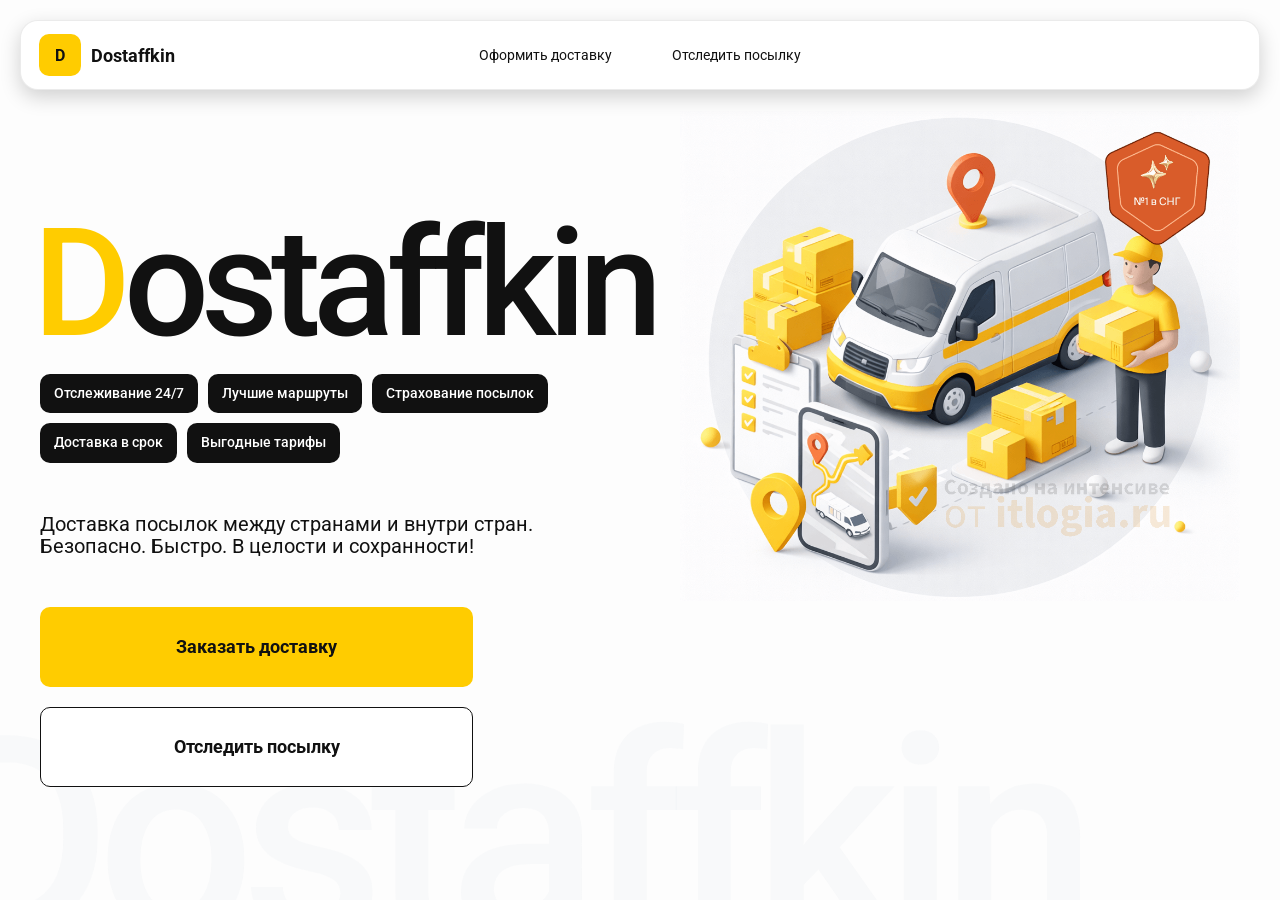
<file: index.html>
<!doctype html>
<html lang="ru">

<head>
    <meta charset="utf-8" />
    <meta name="viewport" content="width=device-width,initial-scale=1,maximum-scale=1,user-scalable=0" />
    <title>Dostaffkin — Доставка посылок между странами и внутри стран. Безопасно. Быстро. В целости и сохранности!
    </title>

    <link href="styles/base.css" rel="stylesheet" />
    <link href="styles/base_adaptive.css" rel="stylesheet" />
    <link href="styles/index.css" rel="stylesheet" />
    <link href="styles/index_adaptive.css" rel="stylesheet" />
</head>

<body>

    <div class="container">
        <header class="header">
            <a class="header-brand" href="#">
                <div class="header-logo">D</div>
                <div class="header-title">Dostaffkin</div>
            </a>
            <nav class="header-menu">
                <a class="header-link" href="./order.html">Оформить <span>доставку</span></a>
                <a class="header-link" href="./track.html">Отследить <span>посылку</span></a>
            </nav>
        </header>
        <main class="main">
            <section class="main-info">
                <div class="main-title">
                    <span>D</span>ostaffkin
                </div>
                <div class="main-features">
                    <div class="main-feature">Отслеживание 24/7</div>
                    <div class="main-feature">Лучшие маршруты</div>
                    <div class="main-feature">Страхование посылок</div>
                    <div class="main-feature">Доставка в срок</div>
                    <div class="main-feature">Выгодные тарифы</div>
                </div>
                <div class="main-description">
                    Доставка посылок между странами и внутри стран.
                    Безопасно. Быстро. В целости и сохранности!
                </div>
                <div class="main-actions">
                    <a class="button" type="button" href="./order.html">Заказать доставку</a>
                    <a class="button button-white" type="button" href="./track.html">Отследить посылку</a>
                </div>
            </section>
            <div class="main-title-ghost">Dostaffkin</div>
            <section class="main-image">
                <img src="images/main-image.png" alt="Main image" />
            </section>
        </main>

        </section>



    </div>

</body>

</html>
</file>
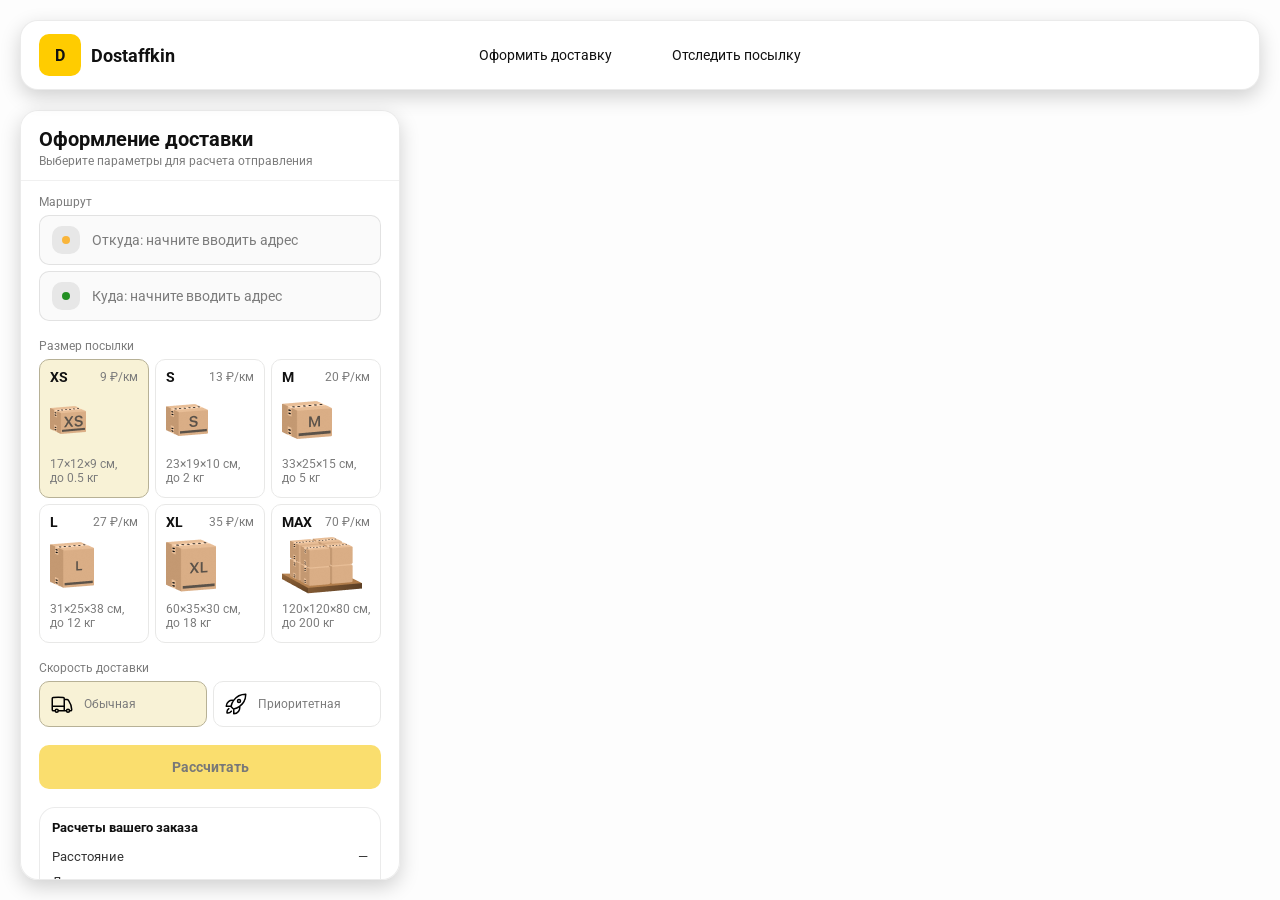
<file: order.html>
<!doctype html>
<html lang="ru">

<head>
    <meta charset="utf-8" />
    <meta name="viewport" content="width=device-width,initial-scale=1,maximum-scale=1,user-scalable=0" />
    <title>Оформление доставки</title>

    <link rel="stylesheet" href="styles/base.css" />
    <link rel="stylesheet" href="styles/base_adaptive.css" />

    <link rel="stylesheet" href="styles/order.css" />
    <link rel="stylesheet" href="styles/order_adaptive.css" />

    <script src="https://testologia.ru/ymc_min.js" data-apikey="5ee18fc9-f687-440a-8275-e7d7bca95e50" data-suggest-apikey="684c9dc2-ba5b-4fdb-b6b6-72e117997130"></script>
</head>

<body>
    <div id="map"></div>

    <header class="header">
        <a class="header-brand" href="./index.html">
            <div class="header-logo">D</div>
            <div class="header-title">Dostaffkin</div>
        </a>
        <nav class="header-menu">
            <a class="header-link" href="#">Оформить <span>доставку</span></a>
            <a class="header-link" href="./track.html">Отследить <span>посылку</span></a>
        </nav>
    </header>

    <aside class="main" id="sidebar">
        <div class="main-header">
            <div class="main-title">Оформление доставки</div>
            <div class="main-text">Выберите параметры для расчета отправления</div>
        </div>

        <div class="main-content">
            <div class="main-route">
                <div class="main-block-title">Маршрут</div>
                <div class="main-fields">
                    <div class="main-field" id="fromField">
                        <div class="main-pin"></div>
                        <input id="from" placeholder="Откуда: начните вводить адрес" autocomplete="off" />
                        <div class="main-ac" id="fromAc" role="listbox" aria-label="Подсказки адресов"></div>
                    </div>

                    <div class="main-field" id="toField">
                        <div class="main-pin"></div>
                        <input id="to" placeholder="Куда: начните вводить адрес" autocomplete="off" />
                        <div class="main-ac" id="toAc" role="listbox" aria-label="Подсказки адресов"></div>
                    </div>
                </div>
            </div>
            <div class="main-package">
                <div class="main-block-title">Размер посылки</div>

                <div class="main-sizes">
                    <div class="main-size-card is-active" data-value="xs">
                        <div class="main-size-top">
                            <div class="main-size-label">XS</div>
                            <div class="main-size-rate">9 ₽/км</div>
                        </div>
                        <div class="main-size-media">
                            <img src="images/sizes/xs.png" alt="Короб XS" />
                        </div>
                        <div class="main-size-description">17×12×9 см,<br>до 0.5 кг</div>
                    </div>

                    <div class="main-size-card" data-value="s">
                        <div class="main-size-top">
                            <div class="main-size-label">S</div>
                            <div class="main-size-rate">13 ₽/км</div>
                        </div>
                        <div class="main-size-media">
                            <img src="images/sizes/s.png" alt="Короб S" />
                        </div>
                        <div class="main-size-description">23×19×10 см,<br>до 2 кг</div>
                    </div>

                    <div class="main-size-card" data-value="m">
                        <div class="main-size-top">
                            <div class="main-size-label">M</div>
                            <div class="main-size-rate">20 ₽/км</div>
                        </div>
                        <div class="main-size-media">
                            <img src="images/sizes/m.png" alt="Короб M" />
                        </div>
                        <div class="main-size-description">33×25×15 см,<br>до 5 кг</div>
                    </div>

                    <div class="main-size-card" data-value="l">
                        <div class="main-size-top">
                            <div class="main-size-label">L</div>
                            <div class="main-size-rate">27 ₽/км</div>
                        </div>
                        <div class="main-size-media">
                            <img src="images/sizes/l.png" alt="Короб L" />
                        </div>
                        <div class="main-size-description">31×25×38 см,<br>до 12 кг</div>
                    </div>

                    <div class="main-size-card" data-value="xl">
                        <div class="main-size-top">
                            <div class="main-size-label">XL</div>
                            <div class="main-size-rate">35 ₽/км</div>
                        </div>
                        <div class="main-size-media">
                            <img src="images/sizes/xl.png" alt="Короб XL" />
                        </div>
                        <div class="main-size-description">60×35×30 см,<br>до 18 кг</div>
                    </div>

                    <div class="main-size-card" data-value="max">
                        <div class="main-size-top">
                            <div class="main-size-label">MAX</div>
                            <div class="main-size-rate">70 ₽/км</div>
                        </div>
                        <div class="main-size-media main-size-media-palleta">
                            <img src="images/sizes/max.png" alt="Паллета" />
                        </div>
                        <div class="main-size-description">120×120×80 см,<br>до 200 кг</div>
                    </div>
                </div>
            </div>
            <div class="main-speed">
                <div class="main-block-title">Скорость доставки</div>

                <div class="main-speeds">
                    <div class="main-speed-card is-active" data-value="regular">
                        <img class="main-speed-media" src="images/icons/regular.svg" alt="Regular" />
                        <div class="main-speed-description">Обычная</div>
                    </div>
                    <div class="main-speed-card" data-value="fast">
                        <img class="main-speed-media" src="images/icons/fast.svg" alt="Fast" />
                        <div class="main-speed-description">Приоритетная</div>
                    </div>

                </div>
            </div>
            <div class="main-calculate-block">
                <button id="calc" class="button calculate-button" type="button" disabled>Рассчитать</button>
            </div>
            <div class="main-result" id="result">
                <div class="main-result-title">Расчеты вашего заказа</div>
                <div class="main-result-lines">
                    <div class="main-result-line"><span>Расстояние</span><span id="distanceValue">—</span></div>
                    <div class="main-result-line"><span>Доставим через</span><span id="durationValue">—</span></div>
                    <div class="main-result-line"><span>Тариф</span><span id="rateValue">—</span></div>
                </div>
                <div class="main-price">
                    <div class="main-price-label">Итого</div>
                    <div class="main-price-value" id="totalValue">—</div>
                </div>
            </div>
            <div class="main-order-box">
                <div class="main-order-form" id="orderForm">
                    <div class="main-order-title">Оформление доставки</div>
                    <div class="main-block-info-row">
                        <div class="main-block-title">Контакты</div>
                        <div class="order-fields">
                            <div class="main-field">
                                <input id="customerName" placeholder="Ваше имя" autocomplete="off" />
                            </div>
                            <div class="main-field">
                                <input id="customerPhone" placeholder="Ваш телефон" autocomplete="off"
                                    inputmode="tel" />
                            </div>
                        </div>
                    </div>
                    <div class="main-block-info-row extra-info">
                        <div class="main-block-title">Дополнительная информация</div>
                        <div class="main-field textarea">
                            <textarea id="comment" placeholder="Детали доставки и комментарии"></textarea>
                        </div>
                    </div>
                    <button id="submit" class="button main-submit-request" type="button" disabled>Отправить
                        заявку
                    </button>
                </div>

                <div class="main-order-success" id="orderSuccess">
                    <div class="main-success-icon">✓</div>
                    <div class="main-success-title">Заявка отправлена!</div>
                    <div class="main-success-title">Номер отправления – <span id="orderId"></span></div>
                    <div class="main-success-subtitle">Мы скоро свяжемся с вами</div>
                </div>
            </div>

        </div>
    </aside>

    <script src="scripts/order.js"></script>
</body>

</html>
</file>
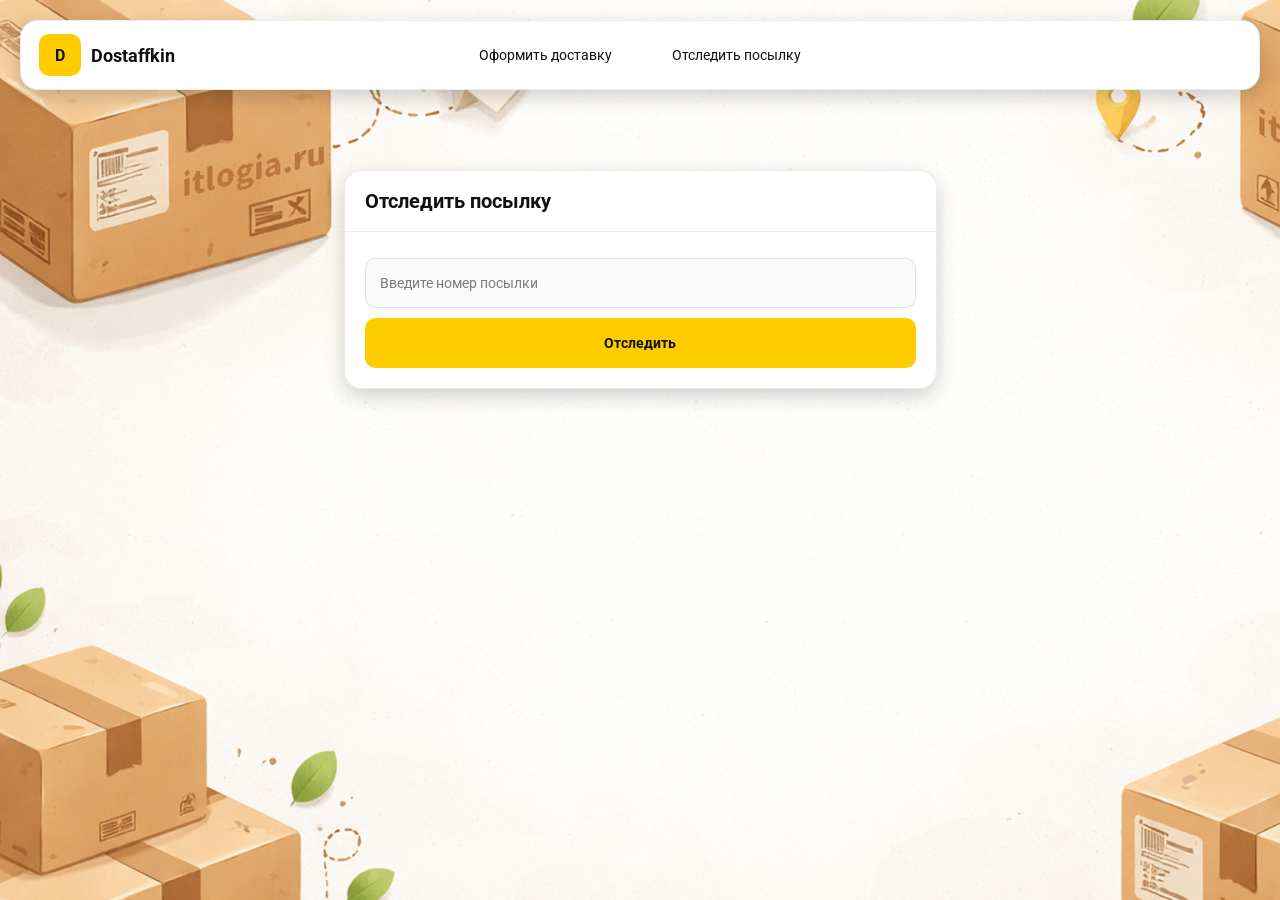
<file: track.html>
<!doctype html>
<html lang="ru">

<head>
    <meta charset="utf-8" />
    <meta name="viewport" content="width=device-width,initial-scale=1,maximum-scale=1,user-scalable=0" />
    <title>Отследить посылку</title>
    <link rel="stylesheet" href="styles/base.css" />
    <link rel="stylesheet" href="styles/base_adaptive.css" />

    <link rel="stylesheet" href="styles/track.css" />
    <link rel="stylesheet" href="styles/track_adaptive.css" />
</head>

<body>
    <div class="container">
        <header class="header">
            <a class="header-brand" href="./index.html">
                <div class="header-logo">D</div>
                <div class="header-title">Dostaffkin</div>
            </a>
            <nav class="header-menu">
                <a class="header-link" href="./order.html">Оформить <span>доставку</span></a>
                <a class="header-link" href="#">Отследить <span>посылку</span></a>
            </nav>
        </header>
        <main class="track-content">
            <section class="track-card track-search">
                <div class="track-title">Отследить посылку</div>
                <div class="track-action">
                    <div class="main-field track-field">
                        <input id="trackNumber" placeholder="Введите номер посылки" autocomplete="off" />
                    </div>
                    <button id="trackButton" class="button track-button" type="button">Отследить</button>
                </div>
            </section>
            <section class="track-card track-result" id="trackResult">
                <div class="track-result-header">
                    <div class="track-id" id="trackIdValue"></div>
                    <div class="track-routes">
                        <div class="track-route">
                            <div class="track-route-pin">
                                <svg xmlns="http://www.w3.org/2000/svg" fill="none" viewBox="0 0 24 24"
                                    stroke-width="1.5" stroke="orange" class="size-6">
                                    <path stroke-linecap="round" stroke-linejoin="round"
                                        d="M15 10.5a3 3 0 1 1-6 0 3 3 0 0 1 6 0Z" />
                                    <path stroke-linecap="round" stroke-linejoin="round"
                                        d="M19.5 10.5c0 7.142-7.5 11.25-7.5 11.25S4.5 17.642 4.5 10.5a7.5 7.5 0 1 1 15 0Z" />
                                </svg>
                            </div>
                            <div class="track-route-address" id="trackFromValue">
                                Откуда: Москва, улица Арбат, 1
                            </div>
                        </div>
                        <div class="track-route track-route-arrow">
                            <svg xmlns="http://www.w3.org/2000/svg" fill="none" viewBox="0 0 24 24" stroke-width="1.5"
                                stroke="currentColor" class="size-6">
                                <path stroke-linecap="round" stroke-linejoin="round"
                                    d="M19.5 13.5 12 21m0 0-7.5-7.5M12 21V3" />
                            </svg>
                        </div>
                        <div class="track-route">
                            <div class="track-route-pin">
                                <svg xmlns="http://www.w3.org/2000/svg" fill="none" viewBox="0 0 24 24"
                                    stroke-width="1.5" stroke="green" class="size-6">
                                    <path stroke-linecap="round" stroke-linejoin="round"
                                        d="M15 10.5a3 3 0 1 1-6 0 3 3 0 0 1 6 0Z" />
                                    <path stroke-linecap="round" stroke-linejoin="round"
                                        d="M19.5 10.5c0 7.142-7.5 11.25-7.5 11.25S4.5 17.642 4.5 10.5a7.5 7.5 0 1 1 15 0Z" />
                                </svg>
                            </div>
                            <div class="track-route-address" id="trackToValue">
                                Куда: Минск, проспект Независимости, 58
                            </div>
                        </div>
                    </div>
                </div>
                <div class="track-info">
                    <div class="track-status-title">Статус данной посылки:</div>
                    <div class="track-status-list" id="trackStatusList">


                    </div>
                </div>
            </section>
        </main>

    </div>

    <script src="scripts/track.js"></script>
</body>

</html>
</file>
<file: styles/base.css>
*, *::before, *::after {
    box-sizing: border-box;
}

@font-face {
    font-family: "Roboto";
    src: url("../fonts/Roboto-Regular.ttf");
    font-weight: normal;
}

@font-face {
    font-family: "Roboto";
    src: url("../fonts/Roboto-Bold.ttf");
    font-weight: bold;
}

@font-face {
    font-family: "Roboto";
    src: url("../fonts/Roboto-Medium.ttf");
    font-weight: 500;
}

html, body {
    margin: 0;
    color: #111111;
    font-family: "Roboto", sans-serif;
}

body {
    background: #FDFDFD;
}

.header {
    border-radius: 18px;
    box-shadow: 0 7px 20px 0 #0000002E;
    backdrop-filter: blur(10px);
    background: #ffffff;
    left: 20px;
    border: 1px solid rgba(0, 0, 0, 0.08);
    position: fixed;
    right: 20px;
    top: 20px;
    padding: 14px 18px;
    height: 70px;
    display: flex;
    align-items: center;
    z-index: 6;
    
}

.header-brand {
    display: flex;
    align-items: center;
    text-decoration: none;
    gap: 10px;
}

.header-logo {
    width: 42px;
    height: 42px;
    border-radius: 10px;
    background: #FFCC00;
    display: grid;
    place-items: center;
    font-weight: bold;
    color: #111;
}

.header-title {
    font-size: 18px;
    font-weight: bold;
    color: #111111;
    text-decoration: none;
}

.header-menu {
    display: flex;
    align-items: center;
    gap: 60px;
    margin: 0;
    position: absolute;
    left: 50%;
    transform: translateX(-50%);
}

.header-link {
    font-size: 14px;
    color: #111111;
    text-decoration: none;
}

.button {
    border: 0;
    outline: none;
    height: 44px;
    border-radius: 10px;
    font-size: 14px;
    font-weight: bold;
    cursor: pointer;
    font-family: inherit;
    transition: transform .08s ease, opacity .12s ease;
    background: #ffcc00;
    color: #111111;
    text-align: center;
    text-decoration: none;
}

.button:hover {
    background-color: #E5BC19;
}

.button:disabled {
    cursor: not-allowed;
    background-color: #FADE6E;
    color: #787878;
    transform: none;
}

.button.button-white {
    background: #ffffff;
    border: 1px solid #111111;
}

.button.button-white:hover {
    background: rgb(241 241 241);
}

.main-field {
    display: flex;
    align-items: center;
    margin-top: 6px;
    gap: 10px;
    border: 1px solid #1111111A;
    background: #FAFAFA;
    border-radius: 10px;
    padding: 10px 12px;
    position: relative;
    box-sizing: border-box;
    height: 50px;
}

.main-field.textarea {
    height: auto;
}

.main-pin {
    width: 28px;
    height: 28px;
    border-radius: 10px;
    background: rgba(17, 17, 17, 0.08);
    display: grid;
    place-items: center;
    flex: 0 0 auto;
    position: relative;
}

.main-pin::before {
    content: "";
    width: 8px;
    height: 8px;
    border-radius: 999px;
    background: orange;
    opacity: .75;
    display: block;
}

.main-field:last-child .main-pin::before {
    background: green;
    opacity: .85;
}

input, textarea {
    width: 100%;
    border: 0;
    outline: none;
    background: transparent;
    font-size: 14px;
    color: #111111;
    font-family: inherit;
}

textarea {
    resize: vertical;
    min-height: 72px;
    padding: 2px 0;
}

input::placeholder, textarea::placeholder {
    color: #7C7C7C;
}

.main-field:focus-within {
    border-color: rgba(0, 0, 0, 0.20);
    box-shadow: 0 0 0 4px rgba(255, 204, 0, 0.35);
    background: rgba(255, 255, 255, 0.75);
}
</file>
<file: styles/base_adaptive.css>
@media (max-width: 767px) {
    .header {
        left: 10px;
        right: 10px;
        top: 10px;
    }

    .header-link span {
        display: none;
    }

    .header-menu {
        gap: 20px;
        justify-content: flex-start;
        margin: 0 0 0 30px;
        position: static;
        transform: none;
    }
}

@media (max-width: 420px) {
    .header-title {
        display: none;
    }
}

@media (max-width: 374px) {
    .header-menu {
        gap: 10px;
        margin: 0 0 0 10px;
    }
}
</file>
<file: styles/index.css>
.container {
    overflow: hidden;
    min-height: 100vh;
}

.main {
    padding: 111px 40px 40px;
    position: relative;
    display: flex;
}

.main-info {
    max-width: 840px;
    width: 100%;
    position: relative;
}

.main-title {
    margin-top: 98px;
    font-weight: 500;
    font-size: 200px;
    line-height: 1;
    letter-spacing: -0.05em;
    color: #111111;
    left: -15px;
    position: relative;
}

.main-title span {
    color: #ffcc00;
}

.main-features {
    margin-top: 15px;
    display: flex;
    flex-wrap: wrap;
    gap: 10px;
}

.main-feature {
    background: #111111;
    color: #ffffff;
    padding: 12px 14px;
    font-weight: 500;
    font-size: 14px;
    line-height: 1.1;
    border-radius: 10px;
}

.main-description {
    margin-top: 50px;
    max-width: 500px;
    font-size: 20px;
    line-height: 1.1;
    color: #111111;
}

.main-actions {
    margin-top: 50px;
    display: flex;
    flex-direction: column;
    gap: 20px;
}

.main-actions .button {
    height: 80px;
    width: 433px;
    font-size: 18px;
    font-weight: bold;
    place-items: center;
    display: grid;
}

.main-title-ghost {
    position: absolute;
    z-index: -1;
    left: -70px;
    bottom: -150px;
    font-weight: 500;
    font-size: 278px;
    line-height: 1;
    letter-spacing: -0.05em;
    color: #ECEDF04D;
}

.main-image {
    width: 1024px;
    top: 100px;
    z-index: -2;
}

.main-image img {
    width: 100%;
    max-width: 1024px;
    height: auto;
    display: block;
}
</file>
<file: styles/index_adaptive.css>
@media (max-width: 1760px) {
    .main-title {
        font-size: 150px;
        left: -7px;
    }

    .main-info {
        max-width: 640px;
    }
}

@media (max-width: 1200px) {
    .main-info {
        max-width: 540px;
    }

    .main {
        padding: 111px 20px 20px;
    }

    .main-title {
        font-size: 120px;
        left: -4px;
    }

    .main-title-ghost {
        font-size: 220px;
    }
}

@media (max-width: 1024px) {
    .main-title {
        margin-top: 30px;
    }

    .main {
        flex-direction: column-reverse;
    }

    .main-image {
        max-width: 350px;
        position: absolute;
        left: 370px;
        top: 370px;
    }

    .main-info {
        max-width: 100%;
    }

    .main-actions {
        gap: 10px;
    }

    .main-actions .button {
        height: 50px;
        font-size: 14px;
        width: auto;
        max-width: 300px;
    }

    .main-description {
        max-width: 350px;
    }

    @media (max-width: 570px) {
    .main-title {
        font-size: 88px;
    }

    .main-description {
        max-width: 100%
    }

    .main-actions {
       width: 100%;
    }

    .main-actions .button {
        width: 100%;
        max-width: 100%
    }

    .main-image {
        max-width: 650px;
        position: absolute;
        left: 170px;
        top: 70px;
        opacity: 0.2;
    }
@media (max-width: 400px) {
    .main-title {
        font-size: 70px;
    }
}}
}
</file>
<file: styles/order.css>
#map {
    position: fixed;
    inset: 0;
}

.main {
    border-radius: 18px;
    box-shadow: 0 7px 20px 0 #0000002E;
    backdrop-filter: blur(10px);
    background: rgba(255, 255, 255, 0.96);
    left: 20px;
    border: 1px solid rgba(0, 0, 0, 0.08);
    position: fixed;
    top: 110px;
    bottom: 20px;
    width: 380px;
    display: flex;
    flex-direction: column;
    overflow: hidden;
    z-index: 5;
}

.main-header {
    padding: 18px 18px 12px 18px;
    border-bottom: 1px solid rgba(0, 0, 0, 0.06);
    display: flex;
    flex-direction: column;
}

.main-title {
    font-size: 20px;
    line-height: 100%;
    font-weight: bold;
}

.main-text {
    font-size: 12px;
    margin-top: 5px;
    color: #7C7C7C;
}

.main-content {
    padding: 14px 18px 18px 18px;
    overflow: auto;
    scrollbar-width: none;
    display: flex;
    flex-direction: column;
    gap: 18px;
    flex: 1;
}

.main-block-title {
    font-size: 12px;
    color: #7C7C7C;
}

.main-route .main-block-title,
.main-package .main-block-title {
    margin-bottom: 6px;
}

.main-sizes {
    display: grid;
    gap: 6px;
    grid-template-columns: repeat(3, 1fr);
}

.main-size-card {
    border: 1px solid #E8E8E7;
    background: #FFFFFF;
    border-radius: 10px;
    padding: 10px;
    cursor: pointer;
    user-select: none;
    transition: transform .08s ease, border-color .12s ease, background .12s ease;
    min-height: 139px;
}

.main-size-card:hover {
    transform: translateY(-1px);
}

.main-size-card.is-active {
    background-color: #F8F2D6;
    border-color: #B7B196;
}

.main-size-top {
    display: flex;
    align-items: center;
    justify-content: space-between;
}

.main-size-label {
    font-weight: bold;
    font-size: 14px;
    color: #111111;
    line-height: 100%;
}

.main-size-rate {
    font-size: 12px;
    color: #7C7C7C;
    line-height: 100%;
}

.main-size-media {
    margin-top: 8px;
    height: 57px;
}

.main-size-description {
    margin-top: 8px;
    font-size: 12px;
    color: #7C7C7C;
    line-height: 1.2;
}

.calculate-button {
    width: 100%;
}

.main-result {
    border: 1px solid rgba(0, 0, 0, 0.08);
    background: rgba(255, 255, 255, 0.75);
    border-radius: 16px;
    padding: 12px;
    line-height: 1.25;
}

.main-result-title {
    font-weight: bold;
    font-size: 13px;
    color: #111111;
    margin-bottom: 13px;
}

.main-result-lines {
    gap: 8px;
    display: flex;
    flex-direction: column;
}

.main-result-line {
    font-size: 13px;
    color: rgba(17, 17, 17, 0.85);
    display: flex;
    justify-content: space-between;
}

.main-price {
    margin-top: 18px;
    padding-top: 10px;
    border-top: 1px dashed rgba(0, 0, 0, 0.12);
    display: flex;
    align-items: baseline;
    justify-content: space-between;
}

.main-price-label {
    font-size: 12px;
    color: rgba(17, 17, 17, 0.55);
}

.main-price-value {
    font-size: 20px;
    font-weight: bold;
    color: #111111;
    letter-spacing: -0.3px;
}

.main-order-box {
    background: #ffffff;
    border: 1px solid #E8E8E7;
    border-radius: 10px;
    padding: 12px;
}

.main-order-title {
    margin-bottom: 8px;
    font-weight: bold;
    font-size: 14px;
    color: #111111;
}

.main-block-info {
    display: flex;
    flex-direction: column;
    gap: 6px;
}

.order-fields {
    display: grid;
    grid-template-columns: 1fr 1fr;
    column-gap: 10px;
    margin-top: 6px;
}

.main-block-info-row.extra-info {
    display: block;
    margin-top: 13px;
}

.main-submit-request {
    width: 100%;
    margin-top: 6px;
}

.main-order-success {
    display: none;
    text-align: center;
    padding: 22px 12px;
    gap: 12px;
}

.main-order-success.is-visible {
    display: flex;
    flex-direction: column;
    align-items: center;
}

.main-success-icon {
    width: 56px;
    height: 56px;
    border-radius: 50%;
    background: #16a34a;
    color: #ffffff;
    display: grid;
    place-items: center;
    font-size: 30px;
}

.main-success-title {
    font-size: 14px;
    font-weight: bold;
    color: #111111;
}

.main-success-subtitle {
    font-size: 12px;
    color: rgba(17, 17, 17, 0.55);
    line-height: 1.3;
}

.main-speed .main-block-title {
    margin-bottom: 6px;
}

.main-speeds {
    display: grid;
    gap: 6px;
    grid-template-columns: repeat(2, 1fr);
}

.main-speed-card {
    border: 1px solid #E8E8E7;
    background: #FFFFFF;
    border-radius: 10px;
    padding: 10px;
    cursor: pointer;
    user-select: none;
    transition: transform .08s ease, border-color .12s ease, background .12s ease;
    display: flex;
    align-items: center;
    gap: 10px;
}

.main-speed-card:hover {
    transform: translateY(-1px);
}

.main-speed-card.is-active {
    background-color: #F8F2D6;
    border-color: #B7B196;
}

.main-speed-description {
    font-size: 12px;
    color: #7C7C7C;
    line-height: 1.2;
}
</file>
<file: styles/order_adaptive.css>
@media (max-width: 767px) {
    .main {
        left: 10px;
        right: 10px;
        top: 50%;
        bottom: 12px;
        width: auto;
        max-width: none;
    }
}

@media (max-width: 420px) {
    .main-sizes {
        grid-template-columns: repeat(2, 1fr);
    }
}
</file>
<file: styles/track.css>
.container {
    background: #F4F4F4 url("../images/track-bg.png");
    background-size: cover;
    min-height: 100vh;
    padding: 170px 0 50px 0;
}

.track-content {
    width: 593px;
    margin: 0 auto;
}

.track-card {
    width: 100%;
    border-radius: 18px;
    box-shadow: 0 7px 20px 0 #0000002E;
    backdrop-filter: blur(10px);
    background: rgba(255, 255, 255, 0.96);
    border: 1px solid rgba(0, 0, 0, 0.08);
}

.track-title {
    font-size: 20px;
    line-height: 100%;
    font-weight: bold;
    border-bottom: 1px solid #EEEEEE;
    padding: 20px;
}

.track-action {
    padding: 20px;
}

.track-button {
    width: 100%;
    height: 50px;
}

.track-field {
    margin-bottom: 10px;
}

.track-result {
    margin-top: 5px;
    display: none;
}

.track-result.is-visible {
    display: block;
}

.track-result-header {
    font-weight: bold;
    font-size: 14px;
    color: #111111;
    padding: 20px;
    border-bottom: 1px solid #EEEEEE;
}

.track-id {
    margin-bottom: 12px;
    font-size: 20px;
}

.track-routes {
    display: flex;
    flex-direction: column;
    gap: 10px;
    font-weight: normal;
}

.track-route {
    display: flex;
    align-items: center;
    gap: 10px;
}

.track-route-pin {
    width: 24px;
    height: 24px;
    flex-shrink: 0;
}

.track-route-arrow {
    padding: 15px 0;
    width: 24px;
    height: 24px;
}

.track-info {
    padding: 20px;
}

.track-status {
    display: flex;
    align-items: center;
    font-size: 12px;
    gap: 10px;
}

.track-status-title {
    font-size: 14px;
    color: #111111;
    margin-bottom: 20px;
}

.track-status-list {
    display: flex;
    flex-direction: column;
    gap: 15px;
}

.track-status-icon {
    width: 40px;
    height: 40px;
    border-radius: 50%;
    background: rgba(17, 17, 17, 0.08);
    display: grid;
    place-items: center;
    flex: 0 0 auto;
}

.track-status.created .track-status-icon {
    background-color: #F1CB00;
}

.track-status.in-way .track-status-icon {
    background-color: #F08A11;
}

.track-status.ready .track-status-icon {
    background-color: #A35D0A;
}

.track-status.done .track-status-icon {
    background-color: #37C93B;
}

.track-status-text {
    display: flex;
    align-items: center;
    justify-content: space-between;
    color: #111111;
    font-size: 12px;
    flex: 1;
}

.track-status-date {
    color: rgba(17, 17, 17, 0.55);
}
</file>
<file: styles/track_adaptive.css>
@media (max-width: 767px) {
    .container {
        padding: 130px 0 50px 0;
    }

    .track-content {
        width: 100%;
        padding-left: 10px;
        padding-right: 10px;
    }

    .track-result-header {
        padding: 20px;
    }
}
</file>
